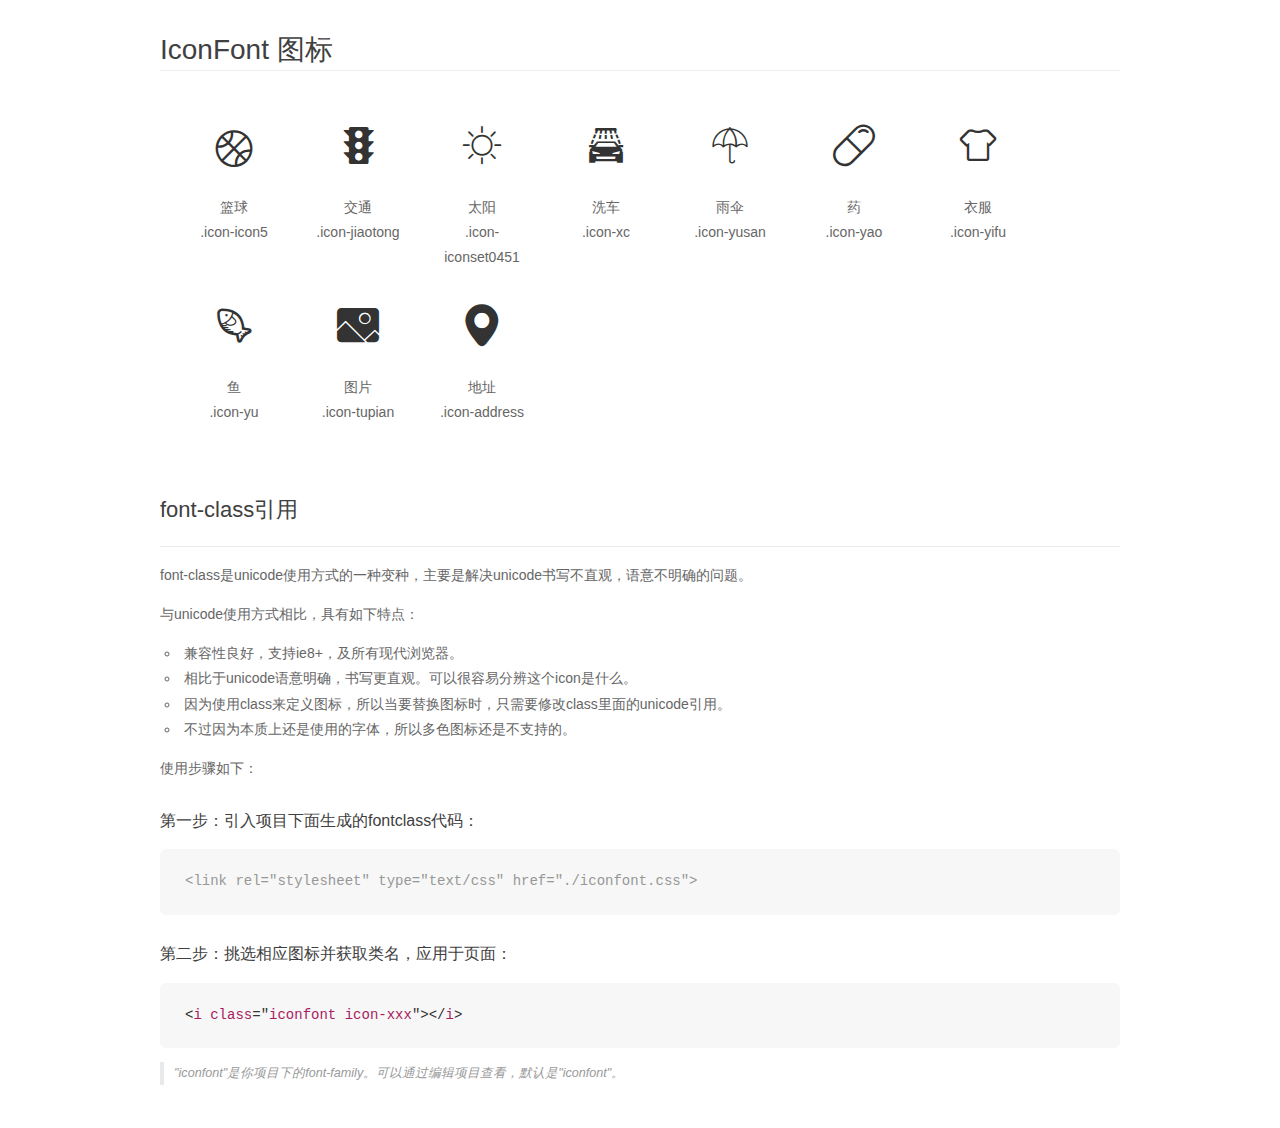
<file: font/demo_fontclass.html>
<!DOCTYPE html>
<html>
<head>
    <meta charset="utf-8"/>
    <title>IconFont</title>
    <link rel="stylesheet" href="demo.css">
    <link rel="stylesheet" href="iconfont.css">
</head>
<body>
    <div class="main markdown">
        <h1>IconFont 图标</h1>
        <ul class="icon_lists clear">
            
                <li>
                <i class="icon iconfont icon-icon5"></i>
                    <div class="name">篮球</div>
                    <div class="fontclass">.icon-icon5</div>
                </li>
            
                <li>
                <i class="icon iconfont icon-jiaotong"></i>
                    <div class="name">交通</div>
                    <div class="fontclass">.icon-jiaotong</div>
                </li>
            
                <li>
                <i class="icon iconfont icon-iconset0451"></i>
                    <div class="name">太阳</div>
                    <div class="fontclass">.icon-iconset0451</div>
                </li>
            
                <li>
                <i class="icon iconfont icon-xc"></i>
                    <div class="name">洗车</div>
                    <div class="fontclass">.icon-xc</div>
                </li>
            
                <li>
                <i class="icon iconfont icon-yusan"></i>
                    <div class="name">雨伞</div>
                    <div class="fontclass">.icon-yusan</div>
                </li>
            
                <li>
                <i class="icon iconfont icon-yao"></i>
                    <div class="name">药</div>
                    <div class="fontclass">.icon-yao</div>
                </li>
            
                <li>
                <i class="icon iconfont icon-yifu"></i>
                    <div class="name">衣服</div>
                    <div class="fontclass">.icon-yifu</div>
                </li>
            
                <li>
                <i class="icon iconfont icon-yu"></i>
                    <div class="name">鱼</div>
                    <div class="fontclass">.icon-yu</div>
                </li>
            
                <li>
                <i class="icon iconfont icon-tupian"></i>
                    <div class="name">图片</div>
                    <div class="fontclass">.icon-tupian</div>
                </li>
            
                <li>
                <i class="icon iconfont icon-address"></i>
                    <div class="name">地址</div>
                    <div class="fontclass">.icon-address</div>
                </li>
            
        </ul>

        <h2 id="font-class-">font-class引用</h2>
        <hr>

        <p>font-class是unicode使用方式的一种变种，主要是解决unicode书写不直观，语意不明确的问题。</p>
        <p>与unicode使用方式相比，具有如下特点：</p>
        <ul>
        <li>兼容性良好，支持ie8+，及所有现代浏览器。</li>
        <li>相比于unicode语意明确，书写更直观。可以很容易分辨这个icon是什么。</li>
        <li>因为使用class来定义图标，所以当要替换图标时，只需要修改class里面的unicode引用。</li>
        <li>不过因为本质上还是使用的字体，所以多色图标还是不支持的。</li>
        </ul>
        <p>使用步骤如下：</p>
        <h3 id="-fontclass-">第一步：引入项目下面生成的fontclass代码：</h3>


        <pre><code class="lang-js hljs javascript"><span class="hljs-comment">&lt;link rel="stylesheet" type="text/css" href="./iconfont.css"&gt;</span></code></pre>
        <h3 id="-">第二步：挑选相应图标并获取类名，应用于页面：</h3>
        <pre><code class="lang-css hljs">&lt;<span class="hljs-selector-tag">i</span> <span class="hljs-selector-tag">class</span>="<span class="hljs-selector-tag">iconfont</span> <span class="hljs-selector-tag">icon-xxx</span>"&gt;&lt;/<span class="hljs-selector-tag">i</span>&gt;</code></pre>
        <blockquote>
        <p>"iconfont"是你项目下的font-family。可以通过编辑项目查看，默认是"iconfont"。</p>
        </blockquote>
    </div>
</body>
</html>
</file>
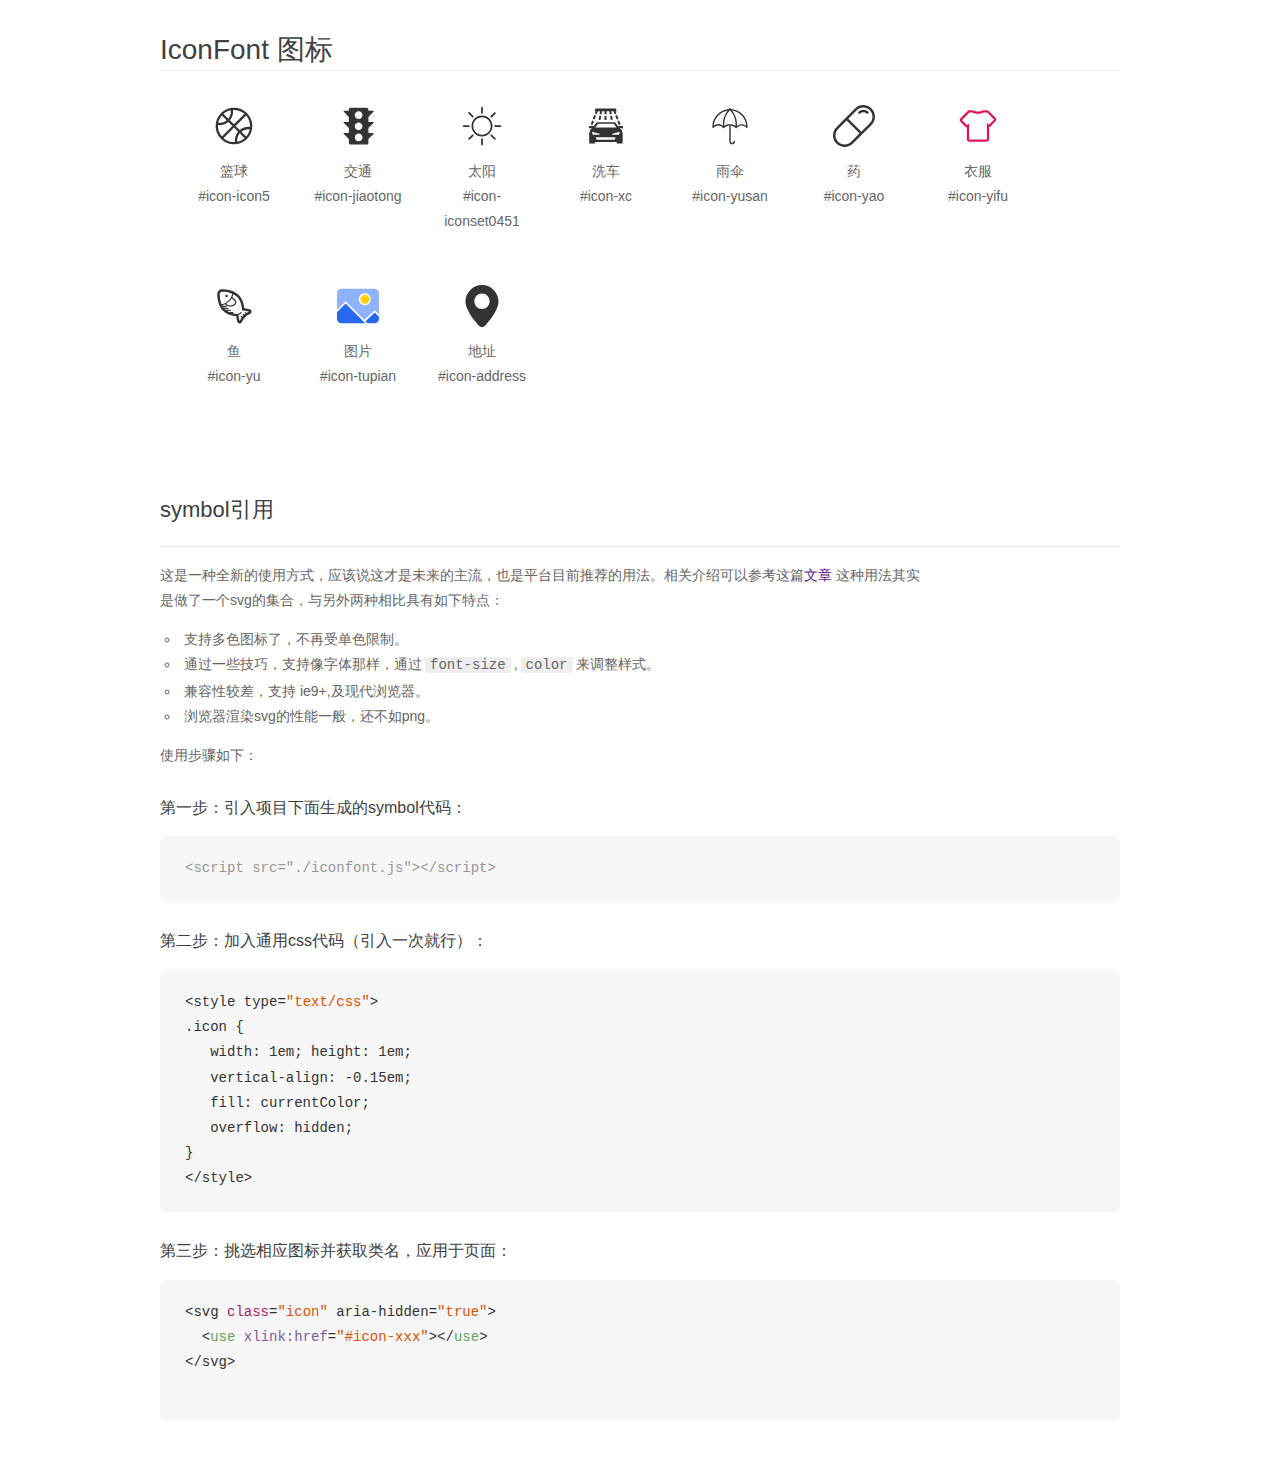
<file: font/demo_symbol.html>
<!DOCTYPE html>
<html>
<head>
    <meta charset="utf-8"/>
    <title>IconFont</title>
    <link rel="stylesheet" href="demo.css">
    <script src="iconfont.js"></script>

    <style type="text/css">
        .icon {
          /* 通过设置 font-size 来改变图标大小 */
          width: 1em; height: 1em;
          /* 图标和文字相邻时，垂直对齐 */
          vertical-align: -0.15em;
          /* 通过设置 color 来改变 SVG 的颜色/fill */
          fill: currentColor;
          /* path 和 stroke 溢出 viewBox 部分在 IE 下会显示
             normalize.css 中也包含这行 */
          overflow: hidden;
        }

    </style>
</head>
<body>
    <div class="main markdown">
        <h1>IconFont 图标</h1>
        <ul class="icon_lists clear">
            
                <li>
                    <svg class="icon" aria-hidden="true">
                        <use xlink:href="#icon-icon5"></use>
                    </svg>
                    <div class="name">篮球</div>
                    <div class="fontclass">#icon-icon5</div>
                </li>
            
                <li>
                    <svg class="icon" aria-hidden="true">
                        <use xlink:href="#icon-jiaotong"></use>
                    </svg>
                    <div class="name">交通</div>
                    <div class="fontclass">#icon-jiaotong</div>
                </li>
            
                <li>
                    <svg class="icon" aria-hidden="true">
                        <use xlink:href="#icon-iconset0451"></use>
                    </svg>
                    <div class="name">太阳</div>
                    <div class="fontclass">#icon-iconset0451</div>
                </li>
            
                <li>
                    <svg class="icon" aria-hidden="true">
                        <use xlink:href="#icon-xc"></use>
                    </svg>
                    <div class="name">洗车</div>
                    <div class="fontclass">#icon-xc</div>
                </li>
            
                <li>
                    <svg class="icon" aria-hidden="true">
                        <use xlink:href="#icon-yusan"></use>
                    </svg>
                    <div class="name">雨伞</div>
                    <div class="fontclass">#icon-yusan</div>
                </li>
            
                <li>
                    <svg class="icon" aria-hidden="true">
                        <use xlink:href="#icon-yao"></use>
                    </svg>
                    <div class="name">药</div>
                    <div class="fontclass">#icon-yao</div>
                </li>
            
                <li>
                    <svg class="icon" aria-hidden="true">
                        <use xlink:href="#icon-yifu"></use>
                    </svg>
                    <div class="name">衣服</div>
                    <div class="fontclass">#icon-yifu</div>
                </li>
            
                <li>
                    <svg class="icon" aria-hidden="true">
                        <use xlink:href="#icon-yu"></use>
                    </svg>
                    <div class="name">鱼</div>
                    <div class="fontclass">#icon-yu</div>
                </li>
            
                <li>
                    <svg class="icon" aria-hidden="true">
                        <use xlink:href="#icon-tupian"></use>
                    </svg>
                    <div class="name">图片</div>
                    <div class="fontclass">#icon-tupian</div>
                </li>
            
                <li>
                    <svg class="icon" aria-hidden="true">
                        <use xlink:href="#icon-address"></use>
                    </svg>
                    <div class="name">地址</div>
                    <div class="fontclass">#icon-address</div>
                </li>
            
        </ul>


        <h2 id="symbol-">symbol引用</h2>
        <hr>

        <p>这是一种全新的使用方式，应该说这才是未来的主流，也是平台目前推荐的用法。相关介绍可以参考这篇<a href="">文章</a>
        这种用法其实是做了一个svg的集合，与另外两种相比具有如下特点：</p>
        <ul>
          <li>支持多色图标了，不再受单色限制。</li>
          <li>通过一些技巧，支持像字体那样，通过<code>font-size</code>,<code>color</code>来调整样式。</li>
          <li>兼容性较差，支持 ie9+,及现代浏览器。</li>
          <li>浏览器渲染svg的性能一般，还不如png。</li>
        </ul>
        <p>使用步骤如下：</p>
        <h3 id="-symbol-">第一步：引入项目下面生成的symbol代码：</h3>
        <pre><code class="lang-js hljs javascript"><span class="hljs-comment">&lt;script src="./iconfont.js"&gt;&lt;/script&gt;</span></code></pre>
        <h3 id="-css-">第二步：加入通用css代码（引入一次就行）：</h3>
        <pre><code class="lang-js hljs javascript">&lt;style type=<span class="hljs-string">"text/css"</span>&gt;
.icon {
   width: <span class="hljs-number">1</span>em; height: <span class="hljs-number">1</span>em;
   vertical-align: <span class="hljs-number">-0.15</span>em;
   fill: currentColor;
   overflow: hidden;
}
&lt;<span class="hljs-regexp">/style&gt;</span></code></pre>
        <h3 id="-">第三步：挑选相应图标并获取类名，应用于页面：</h3>
        <pre><code class="lang-js hljs javascript">&lt;svg <span class="hljs-class"><span class="hljs-keyword">class</span></span>=<span class="hljs-string">"icon"</span> aria-hidden=<span class="hljs-string">"true"</span>&gt;<span class="xml"><span class="hljs-tag">
  &lt;<span class="hljs-name">use</span> <span class="hljs-attr">xlink:href</span>=<span class="hljs-string">"#icon-xxx"</span>&gt;</span><span class="hljs-tag">&lt;/<span class="hljs-name">use</span>&gt;</span>
</span>&lt;<span class="hljs-regexp">/svg&gt;
        </span></code></pre>
    </div>
</body>
</html>
</file>
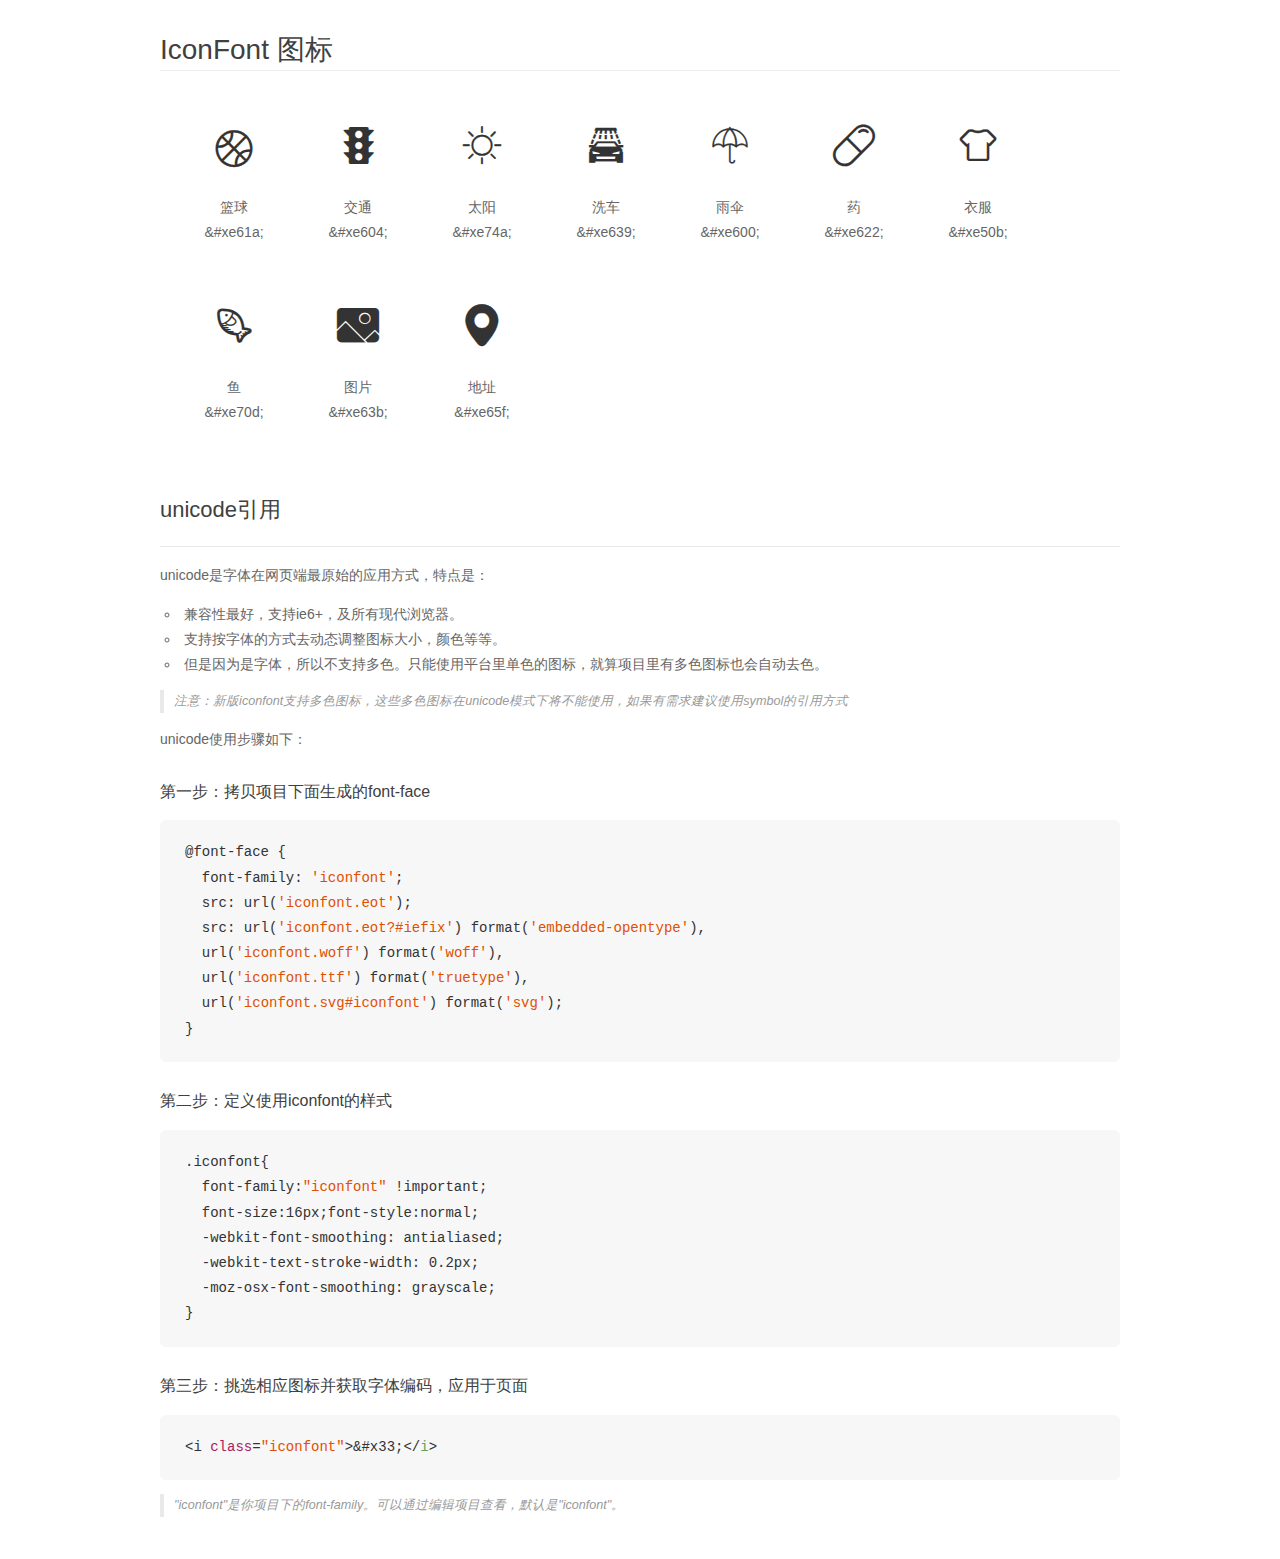
<file: font/demo_unicode.html>
<!DOCTYPE html>
<html>
<head>
    <meta charset="utf-8"/>
    <title>IconFont</title>
    <link rel="stylesheet" href="demo.css">

    <style type="text/css">

        @font-face {font-family: "iconfont";
          src: url('iconfont.eot'); /* IE9*/
          src: url('iconfont.eot#iefix') format('embedded-opentype'), /* IE6-IE8 */
          url('iconfont.woff') format('woff'), /* chrome, firefox */
          url('iconfont.ttf') format('truetype'), /* chrome, firefox, opera, Safari, Android, iOS 4.2+*/
          url('iconfont.svg#iconfont') format('svg'); /* iOS 4.1- */
        }

        .iconfont {
          font-family:"iconfont" !important;
          font-size:16px;
          font-style:normal;
          -webkit-font-smoothing: antialiased;
          -webkit-text-stroke-width: 0.2px;
          -moz-osx-font-smoothing: grayscale;
        }

    </style>
</head>
<body>
    <div class="main markdown">
        <h1>IconFont 图标</h1>
        <ul class="icon_lists clear">
            
                <li>
                <i class="icon iconfont">&#xe61a;</i>
                    <div class="name">篮球</div>
                    <div class="code">&amp;#xe61a;</div>
                </li>
            
                <li>
                <i class="icon iconfont">&#xe604;</i>
                    <div class="name">交通</div>
                    <div class="code">&amp;#xe604;</div>
                </li>
            
                <li>
                <i class="icon iconfont">&#xe74a;</i>
                    <div class="name">太阳</div>
                    <div class="code">&amp;#xe74a;</div>
                </li>
            
                <li>
                <i class="icon iconfont">&#xe639;</i>
                    <div class="name">洗车</div>
                    <div class="code">&amp;#xe639;</div>
                </li>
            
                <li>
                <i class="icon iconfont">&#xe600;</i>
                    <div class="name">雨伞</div>
                    <div class="code">&amp;#xe600;</div>
                </li>
            
                <li>
                <i class="icon iconfont">&#xe622;</i>
                    <div class="name">药</div>
                    <div class="code">&amp;#xe622;</div>
                </li>
            
                <li>
                <i class="icon iconfont">&#xe50b;</i>
                    <div class="name">衣服</div>
                    <div class="code">&amp;#xe50b;</div>
                </li>
            
                <li>
                <i class="icon iconfont">&#xe70d;</i>
                    <div class="name">鱼</div>
                    <div class="code">&amp;#xe70d;</div>
                </li>
            
                <li>
                <i class="icon iconfont">&#xe63b;</i>
                    <div class="name">图片</div>
                    <div class="code">&amp;#xe63b;</div>
                </li>
            
                <li>
                <i class="icon iconfont">&#xe65f;</i>
                    <div class="name">地址</div>
                    <div class="code">&amp;#xe65f;</div>
                </li>
            
        </ul>
        <h2 id="unicode-">unicode引用</h2>
        <hr>

        <p>unicode是字体在网页端最原始的应用方式，特点是：</p>
        <ul>
        <li>兼容性最好，支持ie6+，及所有现代浏览器。</li>
        <li>支持按字体的方式去动态调整图标大小，颜色等等。</li>
        <li>但是因为是字体，所以不支持多色。只能使用平台里单色的图标，就算项目里有多色图标也会自动去色。</li>
        </ul>
        <blockquote>
        <p>注意：新版iconfont支持多色图标，这些多色图标在unicode模式下将不能使用，如果有需求建议使用symbol的引用方式</p>
        </blockquote>
        <p>unicode使用步骤如下：</p>
        <h3 id="-font-face">第一步：拷贝项目下面生成的font-face</h3>
        <pre><code class="lang-js hljs javascript">@font-face {
  font-family: <span class="hljs-string">'iconfont'</span>;
  src: url(<span class="hljs-string">'iconfont.eot'</span>);
  src: url(<span class="hljs-string">'iconfont.eot?#iefix'</span>) format(<span class="hljs-string">'embedded-opentype'</span>),
  url(<span class="hljs-string">'iconfont.woff'</span>) format(<span class="hljs-string">'woff'</span>),
  url(<span class="hljs-string">'iconfont.ttf'</span>) format(<span class="hljs-string">'truetype'</span>),
  url(<span class="hljs-string">'iconfont.svg#iconfont'</span>) format(<span class="hljs-string">'svg'</span>);
}
</code></pre>
        <h3 id="-iconfont-">第二步：定义使用iconfont的样式</h3>
        <pre><code class="lang-js hljs javascript">.iconfont{
  font-family:<span class="hljs-string">"iconfont"</span> !important;
  font-size:<span class="hljs-number">16</span>px;font-style:normal;
  -webkit-font-smoothing: antialiased;
  -webkit-text-stroke-width: <span class="hljs-number">0.2</span>px;
  -moz-osx-font-smoothing: grayscale;
}
</code></pre>
        <h3 id="-">第三步：挑选相应图标并获取字体编码，应用于页面</h3>
        <pre><code class="lang-js hljs javascript">&lt;i <span class="hljs-class"><span class="hljs-keyword">class</span></span>=<span class="hljs-string">"iconfont"</span>&gt;&amp;#x33;<span class="xml"><span class="hljs-tag">&lt;/<span class="hljs-name">i</span>&gt;</span></span></code></pre>

        <blockquote>
        <p>"iconfont"是你项目下的font-family。可以通过编辑项目查看，默认是"iconfont"。</p>
        </blockquote>
    </div>


</body>
</html>
</file>
<file: font/iconfont.css>
@font-face {font-family: "iconfont";
  src: url('iconfont.eot?t=1537950879252'); /* IE9*/
  src: url('iconfont.eot?t=1537950879252#iefix') format('embedded-opentype'), /* IE6-IE8 */
  url('[data-uri]') format('woff'),
  url('iconfont.ttf?t=1537950879252') format('truetype'), /* chrome, firefox, opera, Safari, Android, iOS 4.2+*/
  url('iconfont.svg?t=1537950879252#iconfont') format('svg'); /* iOS 4.1- */
}

.iconfont {
  font-family:"iconfont" !important;
  font-size:16px;
  font-style:normal;
  -webkit-font-smoothing: antialiased;
  -moz-osx-font-smoothing: grayscale;
}

.icon-icon5:before { content: "\e61a"; }

.icon-jiaotong:before { content: "\e604"; }

.icon-iconset0451:before { content: "\e74a"; }

.icon-xc:before { content: "\e639"; }

.icon-yusan:before { content: "\e600"; }

.icon-yao:before { content: "\e622"; }

.icon-yifu:before { content: "\e50b"; }

.icon-yu:before { content: "\e70d"; }

.icon-tupian:before { content: "\e63b"; }

.icon-address:before { content: "\e65f"; }
</file>
<file: font/demo.css>
*{margin: 0;padding: 0;list-style: none;}
/*
KISSY CSS Reset
理念：1. reset 的目的不是清除浏览器的默认样式，这仅是部分工作。清除和重置是紧密不可分的。
2. reset 的目的不是让默认样式在所有浏览器下一致，而是减少默认样式有可能带来的问题。
3. reset 期望提供一套普适通用的基础样式。但没有银弹，推荐根据具体需求，裁剪和修改后再使用。
特色：1. 适应中文；2. 基于最新主流浏览器。
维护：玉伯<lifesinger@gmail.com>, 正淳<ragecarrier@gmail.com>
 */

/** 清除内外边距 **/
body, h1, h2, h3, h4, h5, h6, hr, p, blockquote, /* structural elements 结构元素 */
dl, dt, dd, ul, ol, li, /* list elements 列表元素 */
pre, /* text formatting elements 文本格式元素 */
form, fieldset, legend, button, input, textarea, /* form elements 表单元素 */
th, td /* table elements 表格元素 */ {
  margin: 0;
  padding: 0;
}

/** 设置默认字体 **/
body,
button, input, select, textarea /* for ie */ {
  font: 12px/1.5 tahoma, arial, \5b8b\4f53, sans-serif;
}
h1, h2, h3, h4, h5, h6 { font-size: 100%; }
address, cite, dfn, em, var { font-style: normal; } /* 将斜体扶正 */
code, kbd, pre, samp { font-family: courier new, courier, monospace; } /* 统一等宽字体 */
small { font-size: 12px; } /* 小于 12px 的中文很难阅读，让 small 正常化 */

/** 重置列表元素 **/
ul, ol { list-style: none; }

/** 重置文本格式元素 **/
a { text-decoration: none; }
a:hover { text-decoration: underline; }


/** 重置表单元素 **/
legend { color: #000; } /* for ie6 */
fieldset, img { border: 0; } /* img 搭车：让链接里的 img 无边框 */
button, input, select, textarea { font-size: 100%; } /* 使得表单元素在 ie 下能继承字体大小 */
/* 注：optgroup 无法扶正 */

/** 重置表格元素 **/
table { border-collapse: collapse; border-spacing: 0; }

/* 清除浮动 */
.ks-clear:after, .clear:after {
  content: '\20';
  display: block;
  height: 0;
  clear: both;
}
.ks-clear, .clear {
  *zoom: 1;
}

.main {
  padding: 30px 100px;
width: 960px;
margin: 0 auto;
}
.main h1{font-size:36px; color:#333; text-align:left;margin-bottom:30px; border-bottom: 1px solid #eee;}

.helps{margin-top:40px;}
.helps pre{
  padding:20px;
  margin:10px 0;
  border:solid 1px #e7e1cd;
  background-color: #fffdef;
  overflow: auto;
}

.icon_lists{
  width: 100% !important;

}

.icon_lists li{
  float:left;
  width: 100px;
  height:180px;
  text-align: center;
  list-style: none !important;
}
.icon_lists .icon{
  font-size: 42px;
  line-height: 100px;
  margin: 10px 0;
  color:#333;
  -webkit-transition: font-size 0.25s ease-out 0s;
  -moz-transition: font-size 0.25s ease-out 0s;
  transition: font-size 0.25s ease-out 0s;

}
.icon_lists .icon:hover{
  font-size: 100px;
}



.markdown {
  color: #666;
  font-size: 14px;
  line-height: 1.8;
}

.highlight {
  line-height: 1.5;
}

.markdown img {
  vertical-align: middle;
  max-width: 100%;
}

.markdown h1 {
  color: #404040;
  font-weight: 500;
  line-height: 40px;
  margin-bottom: 24px;
}

.markdown h2,
.markdown h3,
.markdown h4,
.markdown h5,
.markdown h6 {
  color: #404040;
  margin: 1.6em 0 0.6em 0;
  font-weight: 500;
  clear: both;
}

.markdown h1 {
  font-size: 28px;
}

.markdown h2 {
  font-size: 22px;
}

.markdown h3 {
  font-size: 16px;
}

.markdown h4 {
  font-size: 14px;
}

.markdown h5 {
  font-size: 12px;
}

.markdown h6 {
  font-size: 12px;
}

.markdown hr {
  height: 1px;
  border: 0;
  background: #e9e9e9;
  margin: 16px 0;
  clear: both;
}

.markdown p,
.markdown pre {
  margin: 1em 0;
}

.markdown > p,
.markdown > blockquote,
.markdown > .highlight,
.markdown > ol,
.markdown > ul {
  width: 80%;
}

.markdown ul > li {
  list-style: circle;
}

.markdown > ul li,
.markdown blockquote ul > li {
  margin-left: 20px;
  padding-left: 4px;
}

.markdown > ul li p,
.markdown > ol li p {
  margin: 0.6em 0;
}

.markdown ol > li {
  list-style: decimal;
}

.markdown > ol li,
.markdown blockquote ol > li {
  margin-left: 20px;
  padding-left: 4px;
}

.markdown code {
  margin: 0 3px;
  padding: 0 5px;
  background: #eee;
  border-radius: 3px;
}

.markdown pre {
  border-radius: 6px;
  background: #f7f7f7;
  padding: 20px;
}

.markdown pre code {
  border: none;
  background: #f7f7f7;
  margin: 0;
}

.markdown strong,
.markdown b {
  font-weight: 600;
}

.markdown > table {
  border-collapse: collapse;
  border-spacing: 0px;
  empty-cells: show;
  border: 1px solid #e9e9e9;
  width: 95%;
  margin-bottom: 24px;
}

.markdown > table th {
  white-space: nowrap;
  color: #333;
  font-weight: 600;

}

.markdown > table th,
.markdown > table td {
  border: 1px solid #e9e9e9;
  padding: 8px 16px;
  text-align: left;
}

.markdown > table th {
  background: #F7F7F7;
}

.markdown blockquote {
  font-size: 90%;
  color: #999;
  border-left: 4px solid #e9e9e9;
  padding-left: 0.8em;
  margin: 1em 0;
  font-style: italic;
}

.markdown blockquote p {
  margin: 0;
}

.markdown .anchor {
  opacity: 0;
  transition: opacity 0.3s ease;
  margin-left: 8px;
}

.markdown .waiting {
  color: #ccc;
}

.markdown h1:hover .anchor,
.markdown h2:hover .anchor,
.markdown h3:hover .anchor,
.markdown h4:hover .anchor,
.markdown h5:hover .anchor,
.markdown h6:hover .anchor {
  opacity: 1;
  display: inline-block;
}

.markdown > br,
.markdown > p > br {
  clear: both;
}


.hljs {
  display: block;
  background: white;
  padding: 0.5em;
  color: #333333;
  overflow-x: auto;
}

.hljs-comment,
.hljs-meta {
  color: #969896;
}

.hljs-string,
.hljs-variable,
.hljs-template-variable,
.hljs-strong,
.hljs-emphasis,
.hljs-quote {
  color: #df5000;
}

.hljs-keyword,
.hljs-selector-tag,
.hljs-type {
  color: #a71d5d;
}

.hljs-literal,
.hljs-symbol,
.hljs-bullet,
.hljs-attribute {
  color: #0086b3;
}

.hljs-section,
.hljs-name {
  color: #63a35c;
}

.hljs-tag {
  color: #333333;
}

.hljs-title,
.hljs-attr,
.hljs-selector-id,
.hljs-selector-class,
.hljs-selector-attr,
.hljs-selector-pseudo {
  color: #795da3;
}

.hljs-addition {
  color: #55a532;
  background-color: #eaffea;
}

.hljs-deletion {
  color: #bd2c00;
  background-color: #ffecec;
}

.hljs-link {
  text-decoration: underline;
}

pre{
  background: #fff;
}
</file>
